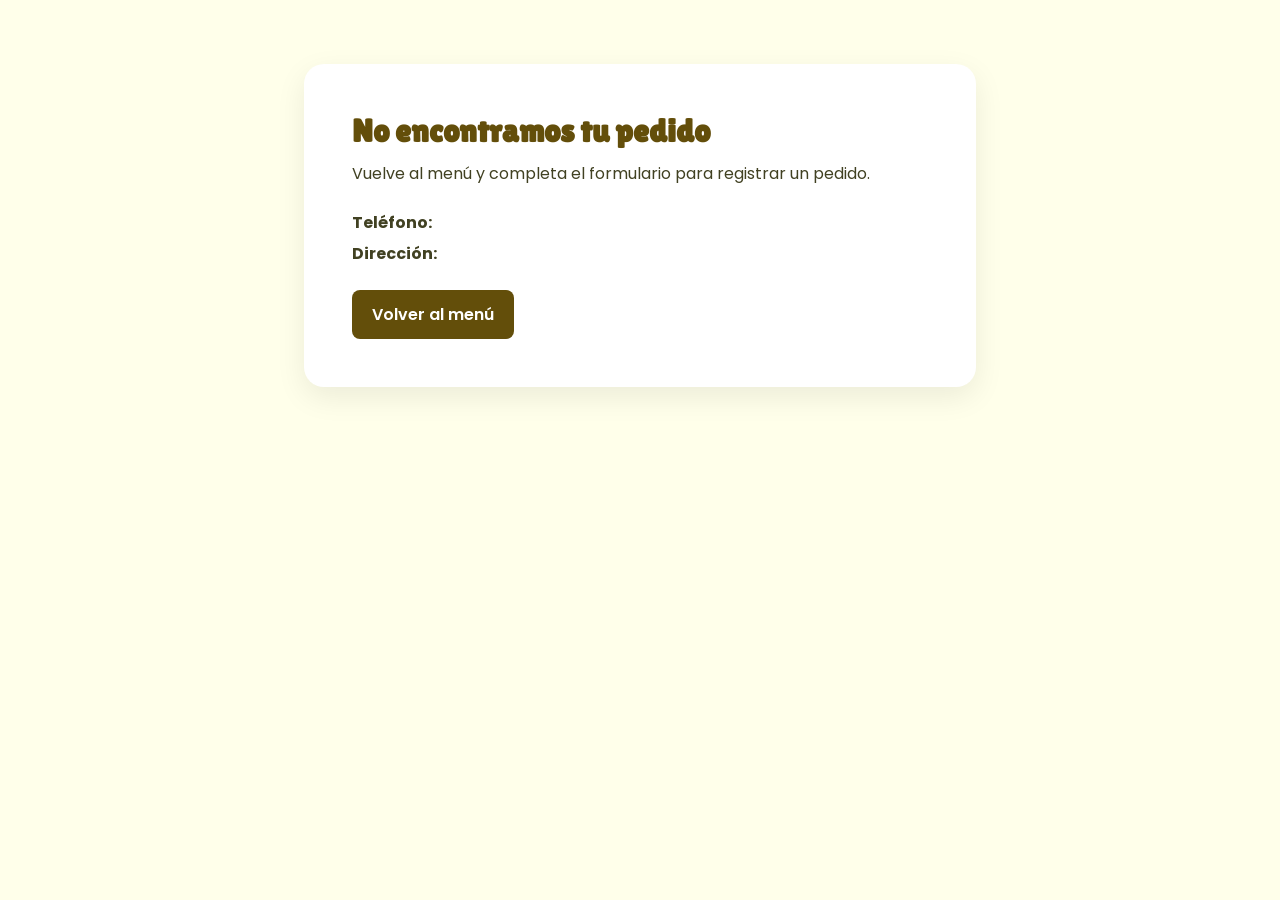
<file: confirmacion.html>
<!DOCTYPE html>
<html lang="es">

<head>
  <meta charset="UTF-8">
  <meta name="viewport" content="width=device-width, initial-scale=1.0">
  <title>Confirmación de pedido | Cafetería El dulce Aroma</title>
  <link rel="preconnect" href="https://fonts.googleapis.com">
  <link rel="preconnect" href="https://fonts.gstatic.com" crossorigin>
  <link href="https://fonts.googleapis.com/css2?family=Lilita+One&family=Poppins:wght@300;400;600&display=swap"
    rel="stylesheet">
  <link rel="stylesheet" href="styles.css">
</head>

<body>
  <main class="confirmacion">
    <h1 id="confirmacion-titulo">¡Pedido registrado!</h1>
    <p class="confirmacion-mensaje" aria-live="polite"></p>

    <section aria-labelledby="confirmacion-resumen-titulo">
      <h2 id="confirmacion-resumen-titulo">Resumen del pedido</h2>
      <ul class="confirmacion-lista"></ul>
      <p class="confirmacion-total">Total: <strong></strong></p>
    </section>

    <section class="confirmacion-datos" aria-label="Datos de entrega">
      <p><strong>Teléfono:</strong> <span data-order-field="phone"></span></p>
      <p><strong>Dirección:</strong> <span data-order-field="address"></span></p>
      <p class="confirmacion-notas" hidden><strong>Notas:</strong> <span data-order-field="notes"></span></p>
    </section>

    <p class="confirmacion-aviso">Este pedido quedó registrado en esta página de demostración; aún no fue enviado a la cafetería.</p>
    <a class="confirmacion-enlace" href="index.html">Volver al menú</a>
  </main>

  <script src="confirmation.js"></script>
</body>

</html>
</file>
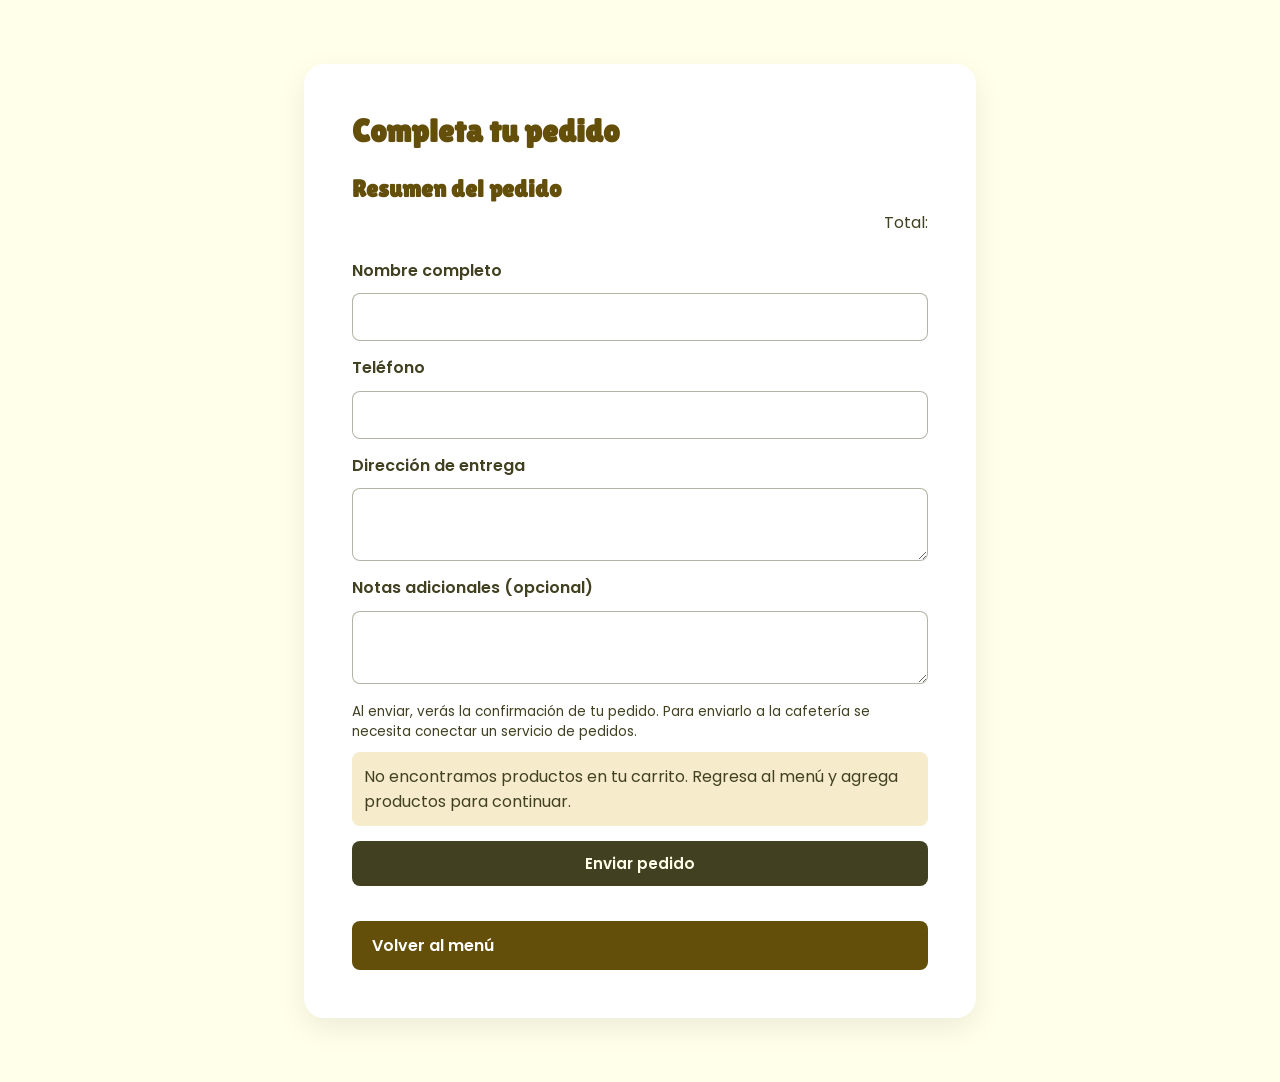
<file: formulario.html>
<!DOCTYPE html>
<html lang="es">

<head>
  <meta charset="UTF-8">
  <meta name="viewport" content="width=device-width, initial-scale=1.0">
  <title>Completa tu pedido | El dulce Aroma</title>
  <link rel="preconnect" href="https://fonts.googleapis.com">
  <link rel="preconnect" href="https://fonts.gstatic.com" crossorigin>
  <link href="https://fonts.googleapis.com/css2?family=Lilita+One&family=Poppins:wght@300;400;600&display=swap"
    rel="stylesheet">
  <link rel="stylesheet" href="styles.css">
</head>

<body>
  <main class="pagina-pedido">
    <form class="pedido-formulario">
      <h1 id="pedido-titulo">Completa tu pedido</h1>

      <section aria-labelledby="pedido-resumen-titulo">
        <h2 id="pedido-resumen-titulo">Resumen del pedido</h2>
        <ul class="pedido-resumen-lista"></ul>
        <p class="pedido-resumen-total">Total: <strong></strong></p>
      </section>

      <label for="pedido-nombre">Nombre completo</label>
      <input id="pedido-nombre" name="nombre" type="text" autocomplete="name" required>

      <label for="pedido-telefono">Teléfono</label>
      <input id="pedido-telefono" name="telefono" type="tel" autocomplete="tel" required>

      <label for="pedido-direccion">Dirección de entrega</label>
      <textarea id="pedido-direccion" name="direccion" autocomplete="street-address" rows="2" required></textarea>

      <label for="pedido-notas">Notas adicionales (opcional)</label>
      <textarea id="pedido-notas" name="notas" rows="2"></textarea>

      <p class="pedido-aviso">Al enviar, verás la confirmación de tu pedido. Para enviarlo a la cafetería se necesita
        conectar un servicio de pedidos.</p>
      <p class="pedido-mensaje" role="status" hidden></p>
      <button class="pedido-enviar" type="submit">Enviar pedido</button>
      <a class="descripcion-regresar" href="index.html#productos">Volver al menú</a>
    </form>
  </main>
  <script src="formulario.js"></script>
</body>

</html>
</file>
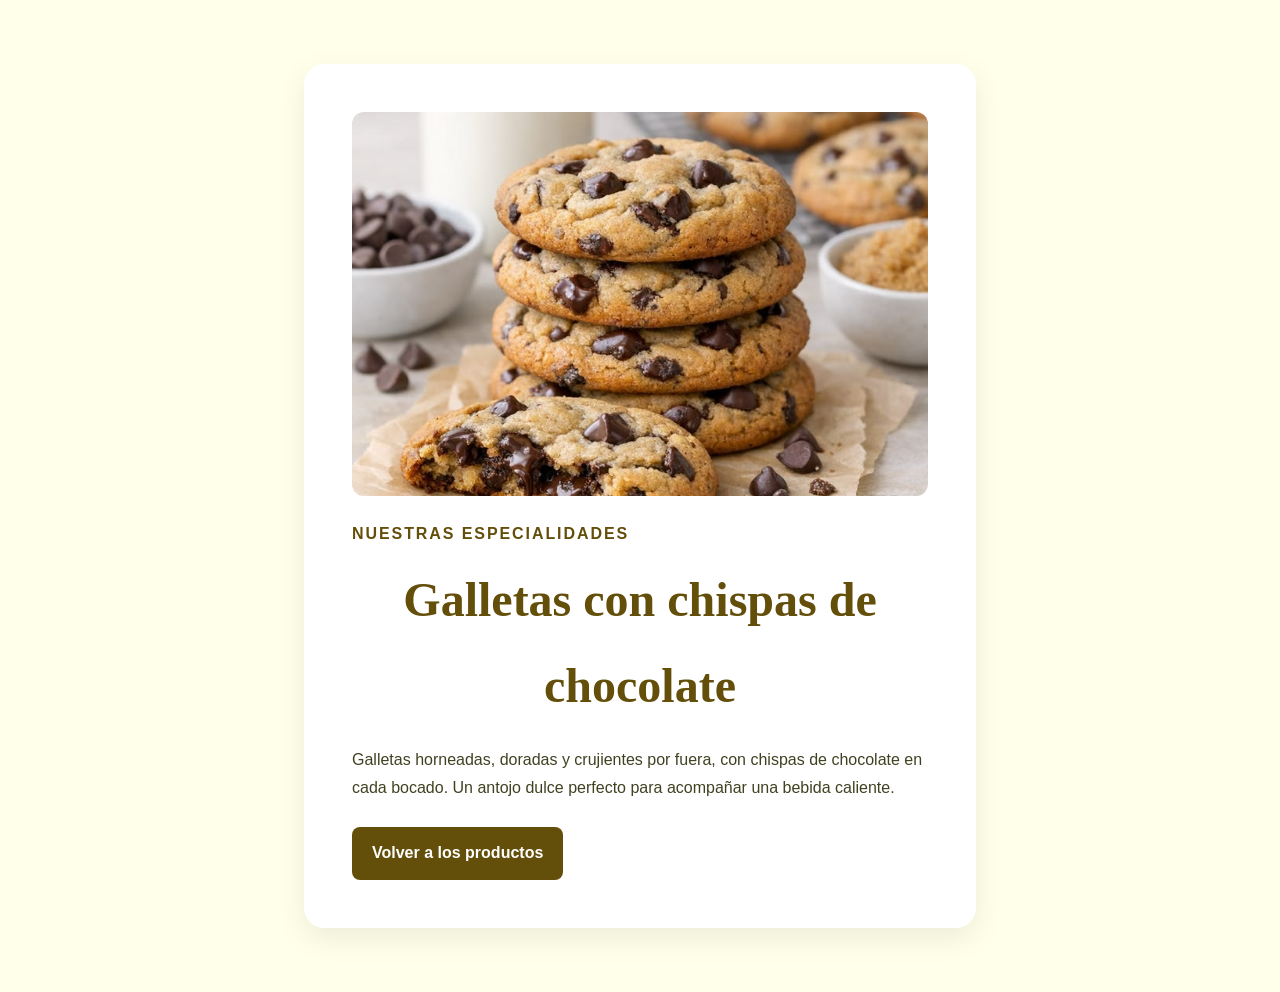
<file: galletas.html>
<!DOCTYPE html>
<html lang="es">

<head>
  <meta charset="UTF-8">
  <meta name="viewport" content="width=device-width, initial-scale=1.0">
  <title>Galletas con chispas de chocolate | El dulce Aroma</title>
  <link rel="stylesheet" href="styles.css">
</head>

<body>
  <main class="pagina-producto">
    <img class="producto-detalle-imagen" src="Galletas.jpg" alt="Galletas con chispas de chocolate">
    <p class="etiqueta-seccion">Nuestras especialidades</p>
    <h1 class="titulo-seccion producto-detalle-titulo">Galletas con chispas de chocolate</h1>
    <p class="producto-detalle-descripcion">Galletas horneadas, doradas y crujientes por fuera, con chispas de chocolate
      en cada bocado. Un antojo dulce perfecto para acompañar una bebida caliente.</p>
    <a class="descripcion-regresar" href="index.html#productos">Volver a los productos</a>
  </main>
</body>

</html>
</file>
<file: styles.css>
/* ==========================================================================
   1. VARIABLES DE DISEÑO (Paleta de colores inspirada en una Cafeteria)
   ========================================================================== */
:root {
  --rojo-chile: #ffffff;
  --verde-limon: #634e0a;
  --amarillo-maiz: hsla(45, 69%, 66%, 0.979);
  --blanco-crema: #ffffea;
  --oscuro-carbon: #414122;
  --fuente-titulos: 'Lilita One', cursive;
  --fuente-texto: 'Poppins', sans-serif;
}

/* ==========================================================================
   2. RESET Y ESTILOS BASE
   ========================================================================== */
* {
  box-sizing: border-box;
  margin: 0;
  padding: 0;
}

body {
  font-family: var(--fuente-texto);
  background-color: var(--blanco-crema);
  color: var(--oscuro-carbon);
  scroll-behavior: smooth;
}

/* ==========================================================================
   NAVEGACIÓN Y MARCA
   ========================================================================== */
.sitio-nav {
  position: sticky;
  top: 0;
  z-index: 4;
  display: flex;
  align-items: center;
  justify-content: space-between;
  gap: 1.5rem;
  min-height: 5rem;
  padding: 0.75rem clamp(1rem, 5vw, 4rem);
  background-color: var(--blanco-crema);
  box-shadow: 0 3px 16px rgba(65, 65, 34, 0.1);
}

.marca {
  display: inline-flex;
  align-items: center;
  gap: 0.65rem;
  color: var(--oscuro-carbon);
  text-decoration: none;
  white-space: nowrap;
}

.marca-logo {
  width: 2.75rem;
  height: 2.75rem;
  border-radius: 50%;
  object-fit: cover;
}

.marca-logo-enlace {
  display: inline-flex;
  border-radius: 50%;
}

.marca-logo-enlace:focus-visible {
  outline: 3px solid var(--verde-limon);
  outline-offset: 3px;
}

.marca-icono {
  display: grid;
  width: 2.75rem;
  height: 2.75rem;
  place-items: center;
  border-radius: 50%;
  background-color: var(--amarillo-maiz);
  font-size: 1.45rem;
}

.marca-texto {
  font-family: var(--fuente-titulos);
  font-size: 1.35rem;
}

.marca-texto strong {
  color: var(--verde-limon);
}

.sitio-enlaces {
  display: flex;
  align-items: center;
  justify-content: center;
  gap: clamp(0.75rem, 2vw, 1.75rem);
}

.sitio-enlaces a {
  color: var(--oscuro-carbon);
  font-weight: 600;
  text-decoration: none;
  transition: color 0.2s ease;
}

.sitio-enlaces a:hover,
.sitio-enlaces a:focus-visible {
  color: var(--verde-limon);
}

html {
  scroll-padding-top: 6rem;
}

/* ==========================================================================
   3. HERO BANNER (Cabecera de impacto visual)
   ========================================================================== */
.hero {
  background-image: url('https://www.tastingtable.com/img/gallery/how-the-us-helped-the-lattes-global-popularity-skyrocket/intro-1674148261.jpg');
  background-size: cover;
  background-position: center;
  height: 60vh;
  position: relative;
}

.hero-overlay {
  background: linear-gradient(rgba(0, 0, 0, 0.3), rgba(0, 0, 0, 0.7));
  width: 100%;
  height: 100%;
  display: flex;
  flex-direction: column;
  justify-content: center;
  align-items: center;
  color: rgb(249, 250, 248);
  text-align: center;
  padding: 0 1rem;
}

.hero h1 {
  font-family: var(--fuente-titulos);
  font-size: 4.5rem;
  color: var(--amarillo-maiz);
  text-shadow: 3px 3px 0px var(--rojo-chile);
  letter-spacing: 2px;
  margin-bottom: 0.5rem;
}

.hero p {
  font-size: 1.5rem;
  font-weight: 300;
  margin-bottom: 2rem;
}

.btn-principal {
  background-color: var(--rojo-chile);
  color: #000000;
  text-decoration: none;
  padding: 0.8rem 2rem;
  font-weight: 600;
  border-radius: 50px;
  box-shadow: 0 4px 15px rgba(255, 85, 79, 0.4);
  transition: all 0.3s ease;
}

.btn-principal:hover {
  transform: scale(1.05);
  background-color: var(--amarillo-maiz);
  color: var(--oscuro-carbon);
  box-shadow: 0 6px 20px rgba(241, 168, 10, 0.5);
}

/* ==========================================================================
   4. LAYOUT CONTENEDOR Y MAQUETA GRID
   ========================================================================== */
.contenedor {
  max-width: 1200px;
  margin: 4rem auto;
  padding: 0 1.5rem;
}

.titulo-seccion {
  font-family: var(--fuente-titulos);
  font-size: 3rem;
  text-align: center;
  color: var(--verde-limon);
  margin-bottom: 3rem;
  position: relative;
}

/* Cuadrícula moderna auto-ajustable */
.menu-grid {
  display: grid;
  grid-template-columns: repeat(auto-fit, minmax(320px, 1fr));
  gap: 2.5rem;
}

/* ==========================================================================
   5. DISEÑO DE LAS CARDS (Estilo de Diseñador de Interfaz)
   ========================================================================== */
.card {
  background-color: hsla(51, 71%, 74%, 0.882);
  border-radius: 20px;
  overflow: hidden;
  box-shadow: 0 10px 30px rgba(0, 0, 0, 0.05);
  border: 1px solid rgba(0, 0, 0, 0.03);
  position: relative;
  display: flex;
  flex-direction: column;
  transition: transform 0.4s cubic-bezier(0.175, 0.885, 0.32, 1.275), box-shadow 0.4s ease;
}

/* Microinteracción de elevación al pasar el mouse */
.card:hover {
  transform: translateY(-12px);
  box-shadow: 0 20px 40px rgba(0, 0, 0, 0.12);
}

.card-badge {
  position: absolute;
  top: 1rem;
  right: 1rem;
  background-color: var(--amarillo-maiz);
  color: var(--oscuro-carbon);
  padding: 0.3rem 1rem;
  font-weight: 600;
  font-size: 0.85rem;
  border-radius: 50px;
  z-index: 1;
}

.card-img {
  width: 100%;
  height: 240px;
  object-fit: cover;
  transition: transform 0.6s ease;
}

.producto-imagen-enlace {
  display: block;
  overflow: hidden;
}

.producto-imagen-enlace:focus-visible {
  outline: 3px solid var(--verde-limon);
  outline-offset: -3px;
}

.card:hover .card-img {
  transform: scale(1.05);
  /* Efecto zoom suave en la comida */
}

.card-body {
  padding: 1.8rem;
  display: flex;
  flex-direction: column;
  flex-grow: 1;
}

.card-body h3 {
  font-size: 1.5rem;
  margin-bottom: 0.7rem;
  color: var(--oscuro-carbon);
}

.descripcion {
  font-size: 0.95rem;
  color: #534623;
  line-height: 1.6;
  margin-bottom: 1.5rem;
  flex-grow: 1;
}

.card-footer {
  display: flex;
  justify-content: space-between;
  align-items: center;
  border-top: 2px dashed #554b18;
  padding-top: 1.2rem;
}

.precio {
  font-size: 1.6rem;
  font-weight: 600;
  color: var(--rojo-chile);
}

.btn-ordenar {
  background-color: transparent;
  border: 2px solid var(--verde-limon);
  color: var(--verde-limon);
  padding: 0.5rem 1.5rem;
  border-radius: 8px;
  font-weight: 600;
  cursor: pointer;
  transition: all 0.2s ease;
}

.btn-ordenar:hover {
  background-color: var(--verde-limon);
  color: rgb(0, 0, 0);
}

/* ==========================================================================
   6. CARRITO DE COMPRAS
   ========================================================================== */
.carrito-toggle {
  flex: 0 0 auto;
  border: 0;
  border-radius: 50px;
  padding: 0.75rem 1rem;
  background-color: var(--amarillo-maiz);
  color: var(--oscuro-carbon);
  font: 600 1rem var(--fuente-texto);
  cursor: pointer;
  box-shadow: 0 4px 15px rgba(0, 0, 0, 0.2);
}

.carrito-contador {
  display: inline-grid;
  min-width: 1.5rem;
  min-height: 1.5rem;
  margin-left: 0.35rem;
  place-items: center;
  border-radius: 50%;
  background-color: var(--oscuro-carbon);
  color: var(--blanco-crema);
  font-size: 0.8rem;
}

.carrito {
  position: fixed;
  top: 5.5rem;
  right: 1rem;
  z-index: 3;
  width: min(22rem, calc(100vw - 2rem));
  max-height: min(75vh, 35rem);
  overflow-y: auto;
  padding: 1.25rem;
  border-radius: 16px;
  background-color: var(--blanco-crema);
  box-shadow: 0 10px 35px rgba(0, 0, 0, 0.25);
}

.carrito-encabezado,
.carrito-resumen,
.carrito-item {
  display: flex;
  align-items: center;
  justify-content: space-between;
  gap: 0.75rem;
}

.carrito-encabezado {
  margin-bottom: 1rem;
}

.carrito-encabezado h2 {
  font-family: var(--fuente-titulos);
  color: var(--verde-limon);
}

.carrito-cerrar {
  border: 0;
  background: transparent;
  color: var(--oscuro-carbon);
  font-size: 1.75rem;
  cursor: pointer;
}

.carrito-lista {
  display: grid;
  gap: 0.75rem;
  list-style: none;
}

.carrito-item {
  padding-bottom: 0.75rem;
  border-bottom: 1px solid rgba(65, 65, 34, 0.2);
}

.carrito-item-info {
  min-width: 0;
}

.carrito-item-nombre {
  display: block;
  font-weight: 600;
  overflow-wrap: anywhere;
}

.carrito-item-precio {
  font-size: 0.85rem;
}

.carrito-cantidad {
  display: flex;
  align-items: center;
  gap: 0.5rem;
}

.carrito-cantidad button {
  width: 1.75rem;
  height: 1.75rem;
  border: 1px solid var(--verde-limon);
  border-radius: 50%;
  background: transparent;
  color: var(--verde-limon);
  font: inherit;
  cursor: pointer;
}

.carrito-vacio {
  padding: 0.5rem 0;
  text-align: center;
}

.carrito-resumen {
  margin-top: 1rem;
  padding-top: 1rem;
  border-top: 2px dashed #554b18;
}

.carrito-vaciar {
  width: 100%;
  margin-top: 1rem;
  padding: 0.65rem;
  border: 0;
  border-radius: 8px;
  background-color: var(--verde-limon);
  color: white;
  font: 600 0.95rem var(--fuente-texto);
  cursor: pointer;
}

.carrito-vaciar:disabled {
  cursor: not-allowed;
  opacity: 0.5;
}

.carrito-ordenar,
.pedido-enviar {
  width: 100%;
  margin-top: 0.65rem;
  padding: 0.7rem;
  border: 0;
  border-radius: 8px;
  background-color: var(--oscuro-carbon);
  color: var(--blanco-crema);
  font: 600 0.95rem var(--fuente-texto);
  cursor: pointer;
}

.carrito-ordenar:disabled {
  cursor: not-allowed;
  opacity: 0.5;
}

.pedido-dialogo {
  width: min(32rem, calc(100vw - 2rem));
  max-height: 90vh;
  margin: auto;
  padding: 0;
  overflow-y: auto;
  border: 0;
  border-radius: 16px;
  background-color: var(--blanco-crema);
  color: var(--oscuro-carbon);
  box-shadow: 0 10px 35px rgba(0, 0, 0, 0.25);
}

.pagina-pedido {
  width: min(42rem, calc(100% - 2rem));
  margin: 4rem auto;
  padding: clamp(1.5rem, 5vw, 3rem);
  border-radius: 20px;
  background-color: white;
  box-shadow: 0 10px 30px rgba(0, 0, 0, 0.08);
}

.pagina-pedido h1,
.pagina-pedido h2 {
  font-family: var(--fuente-titulos);
  color: var(--verde-limon);
}

.pagina-pedido h2 {
  margin-top: 1rem;
}

.pedido-dialogo::backdrop {
  background: rgba(0, 0, 0, 0.6);
}

.pedido-formulario {
  display: grid;
  gap: 0.65rem;
  padding: 1.5rem;
}

.pagina-pedido .pedido-formulario {
  padding: 0;
}

.pagina-pedido .pedido-formulario > section {
  margin-bottom: 0.5rem;
}

.pagina-pedido .pedido-formulario > section h2 {
  margin-bottom: 0.5rem;
}

.carrito-mensaje {
  margin-top: 0.75rem;
  padding: 0.65rem;
  border-radius: 8px;
  background-color: hsla(45, 69%, 66%, 0.35);
  font-size: 0.85rem;
}

.pedido-encabezado {
  display: flex;
  align-items: center;
  justify-content: space-between;
  gap: 1rem;
  margin-bottom: 0.5rem;
}

.pedido-encabezado h2 {
  font-family: var(--fuente-titulos);
  color: var(--verde-limon);
}

.pedido-formulario h3 {
  margin-top: 0.25rem;
}

.pedido-cerrar {
  border: 0;
  background: transparent;
  color: var(--oscuro-carbon);
  font-size: 1.75rem;
  cursor: pointer;
}

.pedido-resumen-lista {
  display: grid;
  gap: 0.35rem;
  padding-left: 1.25rem;
}

.pedido-resumen-total {
  text-align: right;
}

.pedido-formulario label {
  margin-top: 0.25rem;
  font-weight: 600;
}

.pedido-formulario input,
.pedido-formulario textarea {
  width: 100%;
  padding: 0.65rem;
  border: 1px solid rgba(65, 65, 34, 0.4);
  border-radius: 8px;
  background-color: white;
  color: var(--oscuro-carbon);
  font: inherit;
}

.pedido-aviso {
  margin-top: 0.5rem;
  font-size: 0.85rem;
}

.pedido-mensaje {
  padding: 0.75rem;
  border-radius: 8px;
  background-color: hsla(45, 69%, 66%, 0.35);
}

.pedido-enviar {
  margin-top: 0.25rem;
}

.confirmacion {
  width: min(42rem, calc(100% - 2rem));
  margin: 4rem auto;
  padding: clamp(1.5rem, 5vw, 3rem);
  border-radius: 20px;
  background-color: white;
  box-shadow: 0 10px 30px rgba(0, 0, 0, 0.08);
}

.confirmacion h1 {
  margin-bottom: 0.75rem;
  font-family: var(--fuente-titulos);
  color: var(--verde-limon);
}

.confirmacion-mensaje {
  margin-bottom: 1.5rem;
}

.confirmacion-lista {
  display: grid;
  gap: 0.5rem;
  margin: 1rem 0;
  padding-left: 1.25rem;
}

.confirmacion-datos {
  display: grid;
  gap: 0.35rem;
  margin-top: 1.5rem;
  overflow-wrap: anywhere;
}

.confirmacion-aviso {
  margin-top: 1.5rem;
  padding: 0.85rem;
  border-radius: 8px;
  background-color: hsla(45, 69%, 66%, 0.35);
}

.confirmacion-enlace {
  display: inline-block;
  margin-top: 1.5rem;
  background-color: var(--verde-limon);
  color: white;
  text-decoration: none;
  padding: 0.75rem 1.25rem;
  border-radius: 8px;
  font-weight: 600;
}

.seccion-informativa {
  display: grid;
  grid-template-columns: minmax(0, 1.3fr) minmax(15rem, 0.7fr);
  align-items: center;
  gap: clamp(2rem, 6vw, 5rem);
  max-width: 1200px;
  margin: 2rem auto 5rem;
  padding: 0 1.5rem;
}

.informacion-contenido .titulo-seccion,
.seccion-contacto .titulo-seccion {
  margin: 0 0 1rem;
  text-align: left;
}

.etiqueta-seccion {
  margin-bottom: 0.5rem;
  color: var(--verde-limon);
  font-weight: 600;
  letter-spacing: 0.12em;
  text-transform: uppercase;
}

.informacion-contenido > p:not(.etiqueta-seccion),
.seccion-contacto > p:not(.etiqueta-seccion):not(.contacto-nota) {
  max-width: 42rem;
  line-height: 1.8;
}

.enlace-seccion {
  display: inline-block;
  margin-top: 1.25rem;
  color: var(--verde-limon);
  font-weight: 600;
}

.informacion-destacada {
  display: grid;
  min-height: 16rem;
  place-content: center;
  gap: 0.5rem;
  border-radius: 24px;
  background: linear-gradient(135deg, #f8e7b0, #e8c689);
  color: var(--oscuro-carbon);
  text-align: center;
}

.informacion-destacada span {
  font-size: 5rem;
}

.informacion-destacada p {
  font-family: var(--fuente-titulos);
  font-size: 1.5rem;
}

.seccion-contacto {
  display: flex;
  flex-direction: column;
  align-items: center;
  padding: 4rem 1.5rem;
  background-color: hsla(51, 71%, 74%, 0.45);
  text-align: center;
}

.seccion-contacto .titulo-seccion {
  text-align: center;
}

.seccion-contacto > p:not(.etiqueta-seccion):not(.contacto-nota) {
  max-width: 40rem;
  margin-bottom: 1.5rem;
}

.contacto-nota {
  max-width: 40rem;
  margin-top: 1.5rem;
  font-size: 0.85rem;
}

.pagina-descripcion {
  width: min(42rem, calc(100% - 2rem));
  margin: 4rem auto;
  padding: clamp(1.5rem, 5vw, 3rem);
  border-radius: 20px;
  background-color: white;
  box-shadow: 0 10px 30px rgba(0, 0, 0, 0.08);
  line-height: 1.8;
}

.descripcion-logo {
  display: block;
  width: min(12rem, 60%);
  margin: 0 auto 1.5rem;
  border-radius: 50%;
}

.pagina-descripcion .titulo-seccion {
  margin-bottom: 1rem;
}

.pagina-descripcion > p:not(.etiqueta-seccion) {
  margin-top: 1rem;
}

.descripcion-regresar {
  display: inline-block;
  margin-top: 1.5rem;
  padding: 0.75rem 1.25rem;
  border-radius: 8px;
  background-color: var(--verde-limon);
  color: white;
  font-weight: 600;
  text-decoration: none;
}

.pagina-producto {
  width: min(42rem, calc(100% - 2rem));
  margin: 4rem auto;
  padding: clamp(1.5rem, 5vw, 3rem);
  border-radius: 20px;
  background-color: white;
  box-shadow: 0 10px 30px rgba(0, 0, 0, 0.08);
  line-height: 1.8;
}

.producto-detalle-imagen {
  display: block;
  width: 100%;
  max-height: 24rem;
  margin-bottom: 1.5rem;
  border-radius: 12px;
  object-fit: cover;
}

.pagina-producto .titulo-seccion {
  margin-bottom: 1rem;
}

.producto-detalle-descripcion {
  margin-top: 1rem;
}

/* ==========================================================================
   7. PIE DE PÁGINA
   ========================================================================== */
footer {
  background-color: var(--oscuro-carbon);
  color: var(--blanco-crema);
  text-align: center;
  padding: 2.5rem 1rem;
  margin-top: 5rem;
  font-size: 0.95rem;
}

@media (max-width: 760px) {
  .sitio-nav {
    flex-wrap: wrap;
    gap: 0.75rem 1rem;
  }

  .sitio-enlaces {
    order: 3;
    width: 100%;
    justify-content: space-between;
    gap: 0.5rem;
    padding: 0.25rem 0 0.5rem;
  }

  .sitio-enlaces a {
    font-size: 0.85rem;
  }

  .carrito {
    top: 7.5rem;
  }

  .seccion-informativa {
    grid-template-columns: 1fr;
  }

  .informacion-destacada {
    min-height: 12rem;
  }
}
</file>
